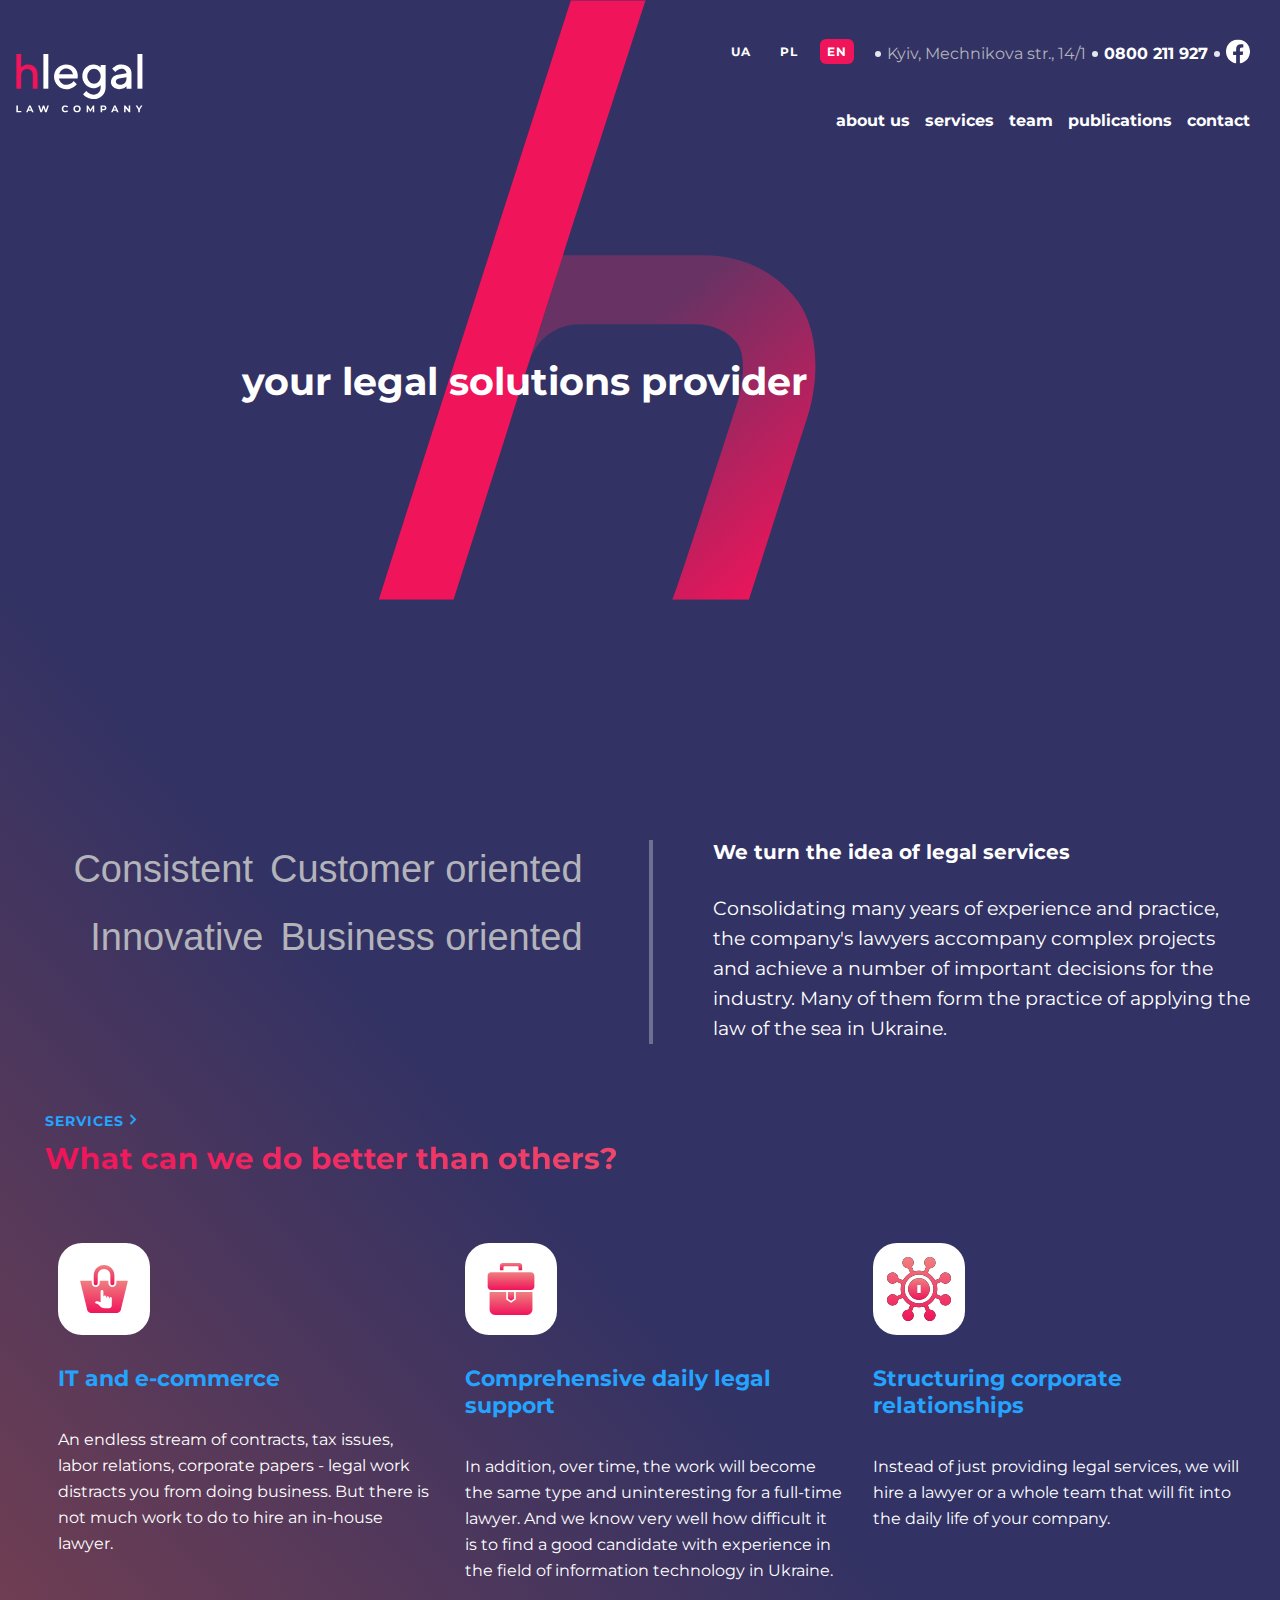
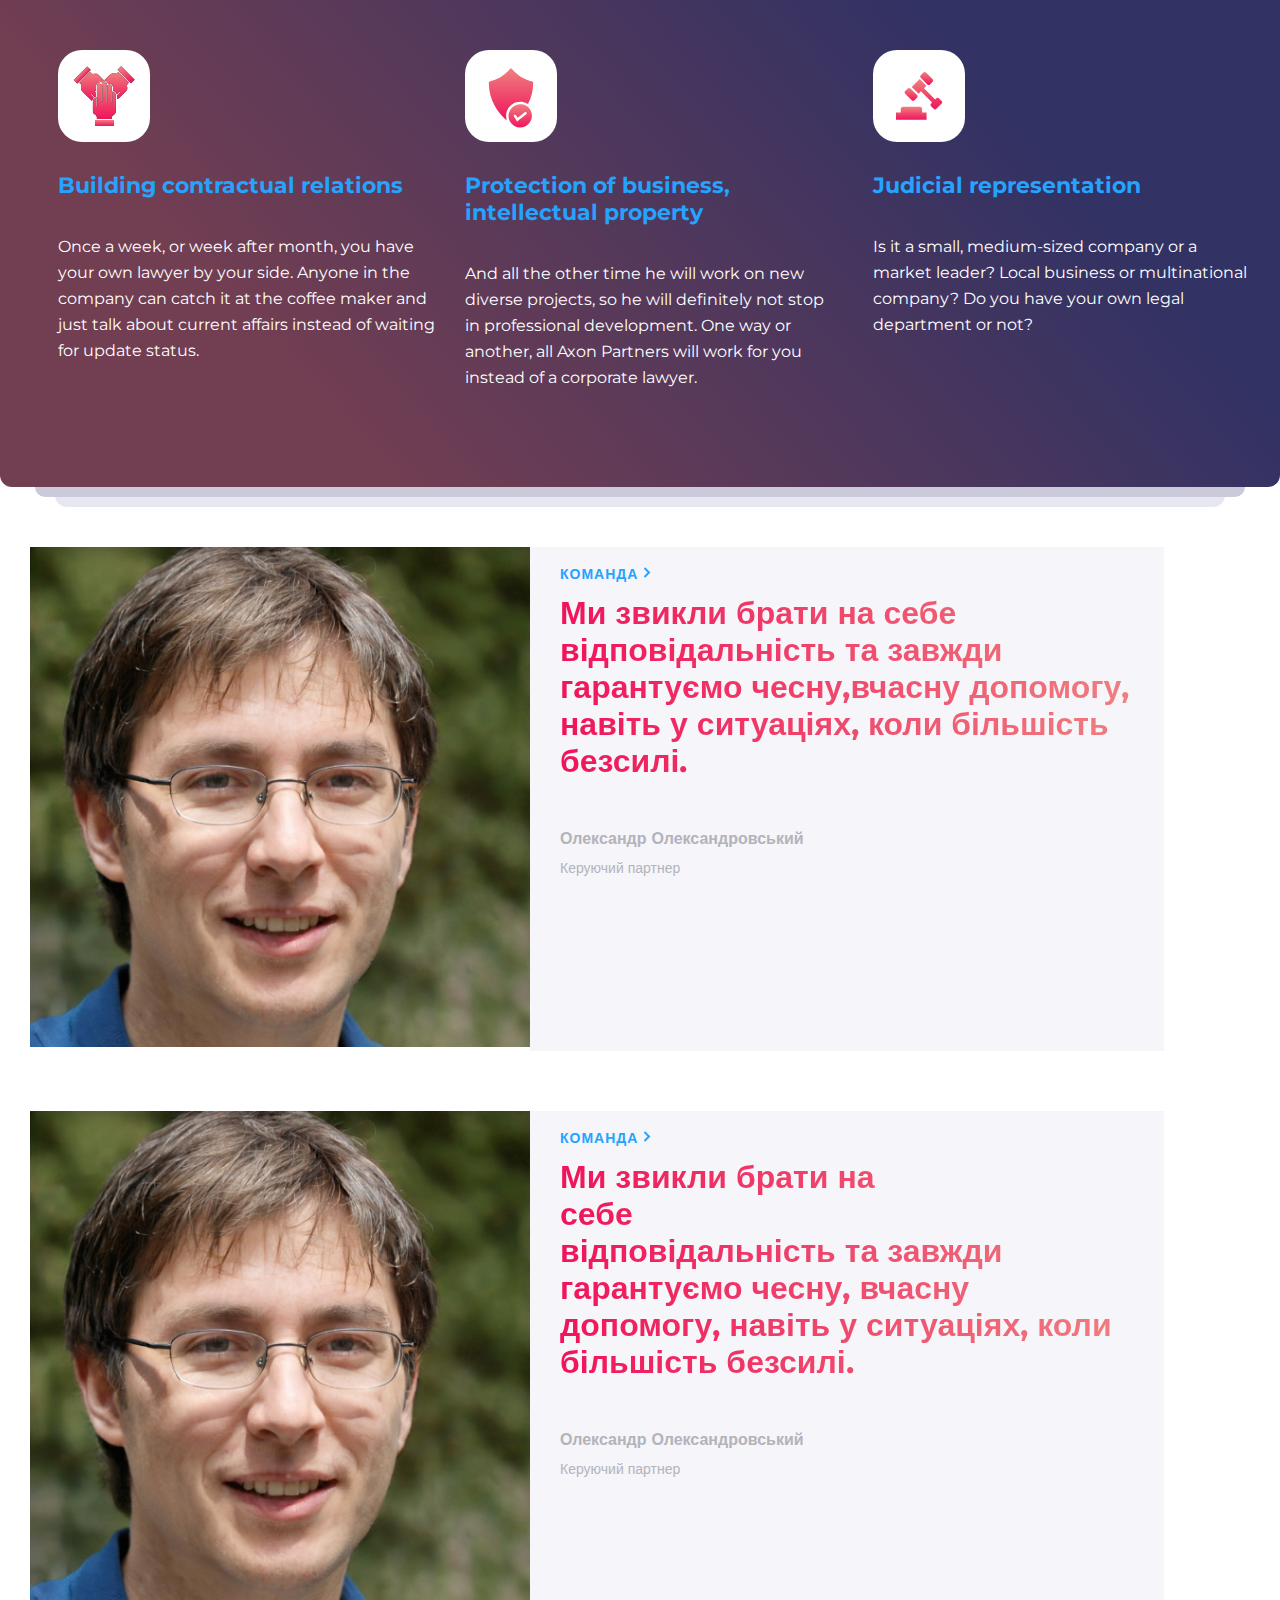
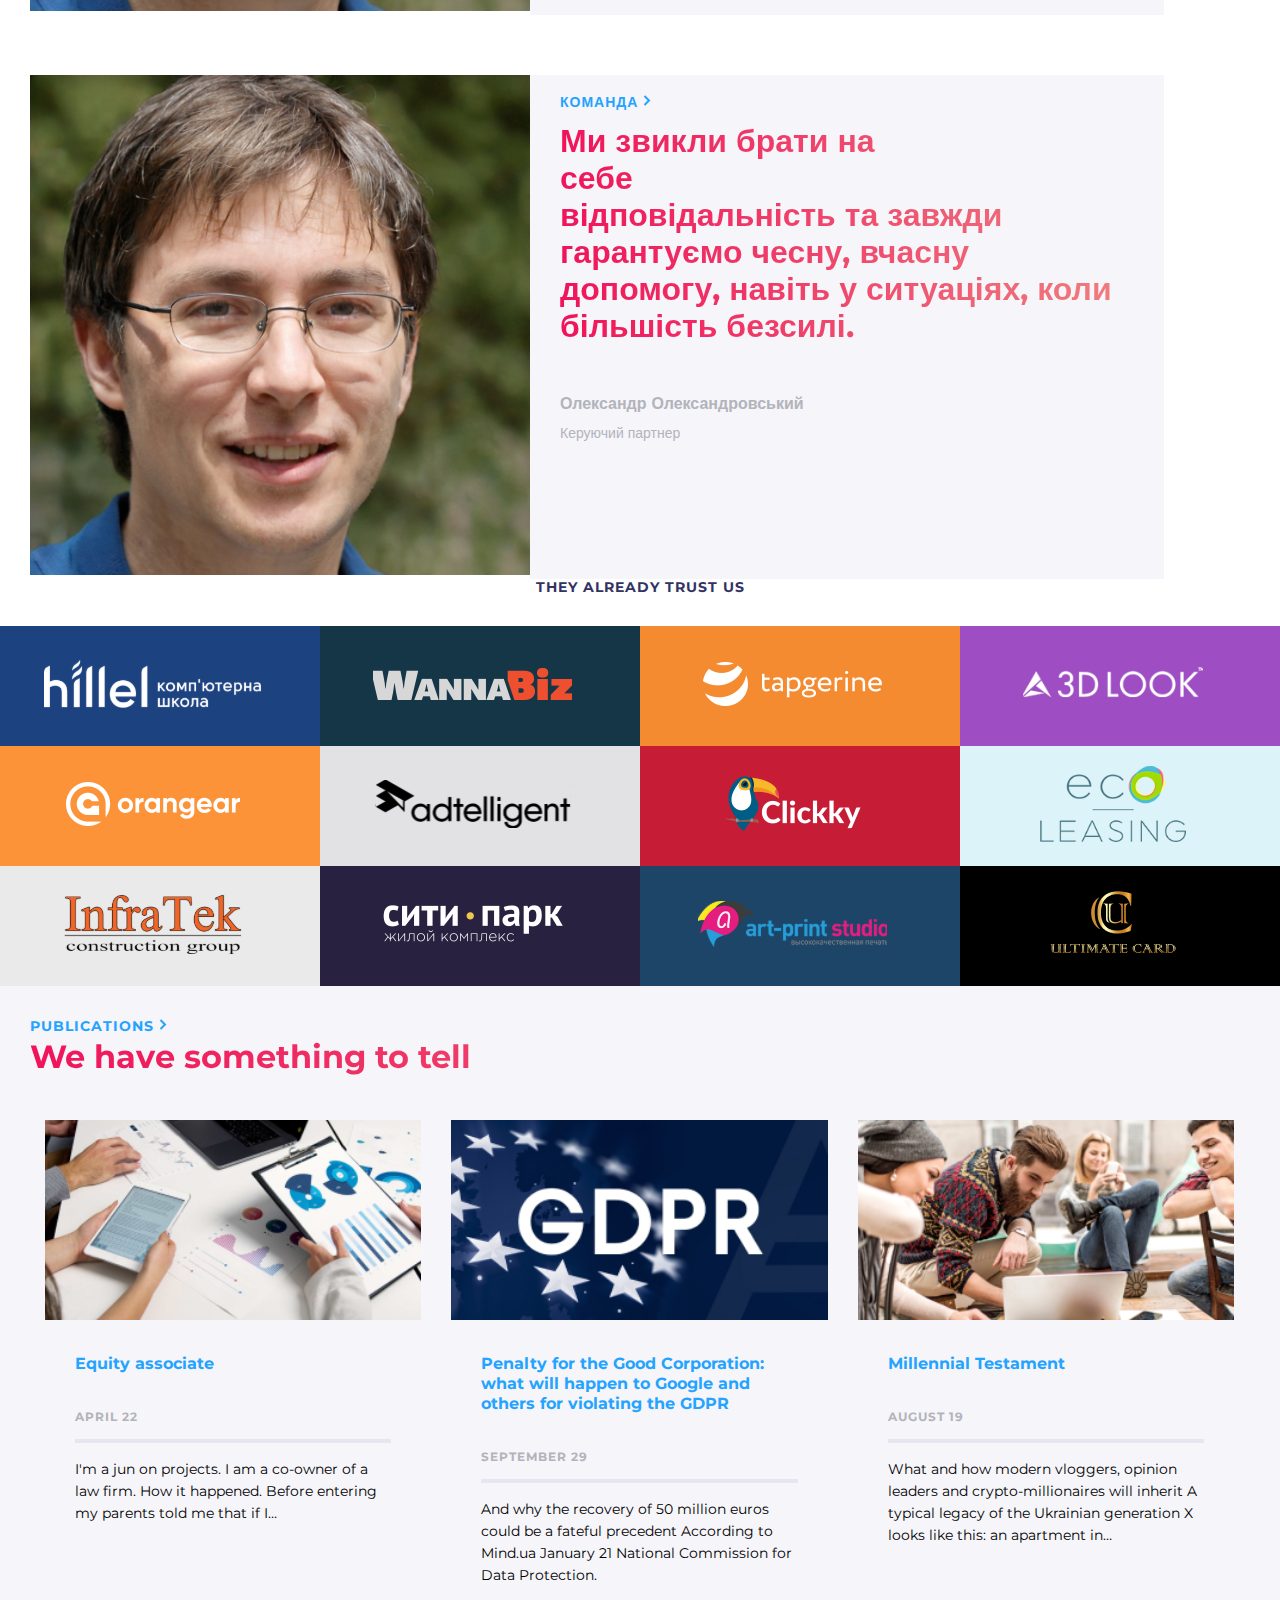
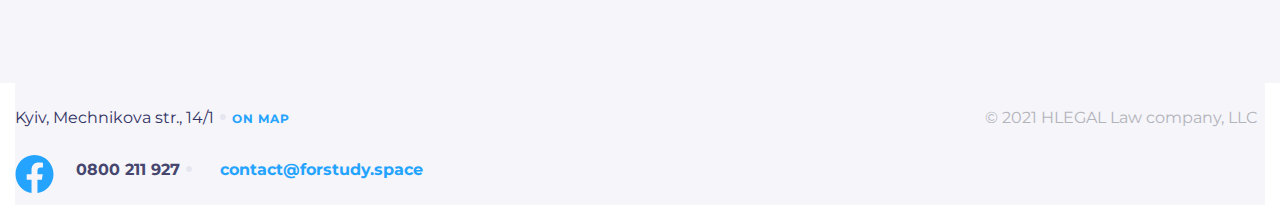
<file: app/index.html>
<!DOCTYPE html>
<html lang="en">

<head>
    <meta charset="UTF-8">
    <meta http-equiv="X-UA-Compatible" content="IE=edge">
    <meta name="viewport" content="width=device-width, initial-scale=1.0">
    <title>MainPage</title>


    <link rel="stylesheet" href="css/slick.css">
    <link rel="stylesheet" href="css/style.css">
</head>

<body class="body">
    <div class="container container--hp">
        <div class="header__overlay"></div>
        <div class="header__menu">
            <a href="#" class="header__link">about us</a>
            <a href="#" class="header__link">services</a>
            <a href="#" class="header__link">team</a>
            <a href="#" class="header__link">publications</a>
            <a href="#" class="header__link">contact</a>
        </div>
        <header class="header">
            <div class="header-wrapper">
                <div class="header__top">
                    <ul class="lang">
                        <li><a class="lang--blue" href="#">ua</a></li>
                        <li><a class="lang--blue" href="#">pl</a></li>
                        <li><a class="active" href="#">en</a></li>
                    </ul>
                    <div class="header-address">Kyiv, Mechnikova str., 14/1</div>
                    <a class="phone phone--blue" href="tel:+380800211927">0800 211 927</a>
                    <a class="header-media" href="#">
                        <svg width="24" height="25" viewBox="0 0 24 25" fill="none" xmlns="http://www.w3.org/2000/svg">
                            <g clip-path="url(#clip0_32417_1540)">
                                <path
                                    d="M24 12.5733C24 5.90541 18.6274 0.5 12 0.5C5.37258 0.5 0 5.90541 0 12.5733C0 18.5995 4.38823 23.5943 10.125 24.5V16.0633H7.07813V12.5733H10.125V9.91343C10.125 6.88755 11.9165 5.21615 14.6576 5.21615C15.9705 5.21615 17.3438 5.45195 17.3438 5.45195V8.42313H15.8306C14.3399 8.42313 13.875 9.35379 13.875 10.3086V12.5733H17.2031L16.6711 16.0633H13.875V24.5C19.6118 23.5943 24 18.5995 24 12.5733Z"
                                    fill="white" />
                            </g>
                            <defs>
                                <clipPath id="clip0_32417_1540">
                                    <rect width="24" height="24" fill="white" transform="translate(0 0.5)" />
                                </clipPath>
                            </defs>
                        </svg>
                    </a>
                </div>
                <div class="header__bottom">
                    <a href=""><img class="logo img-responsive" src="./img/logo.svg" alt="logo"></a>
                </div>
                <div class="header__navigation">
                    <button type="button" class="header-btn">
                        <svg width="32" height="33" viewBox="0 0 32 33" fill="none" xmlns="http://www.w3.org/2000/svg">
                            <path d="M7 10.5H25" stroke="white" stroke-width="2" />
                            <path d="M7 16.5H25" stroke="white" stroke-width="2" />
                            <path d="M7 22.5H25" stroke="white" stroke-width="2" />
                        </svg>


                    </button>
                    <ul class="navigation-list navigation-list--blue">
                        <li><a href="./about.html">about us</a></li>
                        <li><a href="#">services</a></li>
                        <li><a href="#">team</a></li>
                        <li><a href="#">publications</a></li>
                        <li><a href="#">contact</a></li>
                    </ul>
                </div>
                <p class="legal">your legal solutions provider</p>
            </div>
            <div class="tab">
                <div class="tab-switcher">
                    <button class="tab-button active" type="button">Consistent</button>
                    <button class="tab-button" type="button">Customer oriented</button>
                    <button class="tab-button" type="button">Innovative</button>
                    <button class="tab-button" type="button">Business oriented</button>
                </div>
                <div class="tab-content">
                    <h3 class="tab-title">We turn the idea of legal services</h3>
                    <p class="tab-desc">Consolidating many years of experience and practice, the company's lawyers
                        accompany complex
                        projects and achieve a number of important decisions for the industry. Many of them form the
                        practice of applying the law of the sea in Ukraine.</p>
                </div>
                <div class="tab-content">
                    <h3 class="tab-title">We turn the idea of legal services</h3>
                    <p class="tab-desc">Consolidating many years of experience and practice, the company's lawyers
                        accompany complex
                        projects and achieve a number of important decisions for the industry. Many of them form the
                        practice of applying the law of the sea in Ukraine.</p>
                </div>
                <div class="tab-content">
                    <h3 class="tab-title">We turn the idea of legal services</h3>
                    <p class="tab-desc">Consolidating many years of experience and practice, the company's lawyers
                        accompany complex
                        projects and achieve a number of important decisions for the industry. Many of them form the
                        practice of applying the law of the sea in Ukraine.</p>
                </div>
                <div class="tab-content active">
                    <h3 class="tab-title">We turn the idea of legal services</h3>
                    <p class="tab-desc">Consolidating many years of experience and practice, the company's lawyers
                        accompany complex
                        projects and achieve a number of important decisions for the industry. Many of them form the
                        practice of applying the law of the sea in Ukraine.</p>
                </div>
            </div>

            <section class="service">
                <div class="sertit"><a class="link" href="#">Services</a>
                    <h2 class="red-title">What can we do better than others?</h2>
                </div>
                <div class="services-wrapper">
                    <div class="service-cards">
                        <div class="service-cards__content">
                            <a href="#">
                                <h4 class="service-cards__title">IT and e-commerce</h4>
                            </a>
                            <p class="service-cards__description">An endless stream of contracts, tax issues, labor
                                relations, corporate papers - legal work distracts you from doing business. But there is
                                not much work to do to hire an in-house lawyer.</p>
                        </div>
                    </div>
                    <div class="service-cards">
                        <div class="service-cards__content service-cards__content--2">
                            <a href="#">
                                <h4 class="service-cards__title">Comprehensive daily legal support</h4>
                            </a>
                            <p class="service-cards__description">In addition, over time, the work will become the same
                                type and uninteresting for a full-time lawyer. And we know very well how difficult it is
                                to find a good candidate with experience in the field of information technology in
                                Ukraine.</p>
                        </div>
                    </div>
                    <div class="service-cards">
                        <div class="service-cards__content service-cards__content--3">
                            <a href="#">
                                <h4 class="service-cards__title">Structuring corporate relationships</h4>
                            </a>
                            <p class="service-cards__description">Instead of just providing legal services, we will hire
                                a lawyer or a whole team that will fit into the daily life of your company.</p>
                        </div>
                    </div>
                    <div class="service-cards">
                        <div class="service-cards__content service-cards__content--4">
                            <a href="#">
                                <h4 class="service-cards__title">Building contractual relations</h4>
                            </a>
                            <p class="service-cards__description">Once a week, or week after month, you have your own
                                lawyer by your side. Anyone in the company can catch it at the coffee maker and just
                                talk about current affairs instead of waiting for update status.</p>
                        </div>
                    </div>
                    <div class="service-cards">
                        <div class="service-cards__content service-cards__content--5">
                            <a href="#">
                                <h4 class="service-cards__title">Protection of business, intellectual property</h4>
                            </a>
                            <p class="service-cards__description">And all the other time he will work on new diverse
                                projects, so he will definitely not stop in professional development. One way or
                                another, all Axon Partners will work for you instead of a corporate lawyer.</p>
                        </div>
                    </div>
                    <div class="service-cards">
                        <div class="service-cards__content service-cards__content--6">
                            <a href="#">
                                <h4 class="service-cards__title">Judicial representation</h4>
                            </a>
                            <p class="service-cards__description">Is it a small, medium-sized company or a market
                                leader?
                                Local business or multinational company? Do you have your own legal department or not?
                            </p>
                        </div>
                    </div>
                </div>
            </section>
        </header>
    </div>

    <main>
        <div class="container container--white js-slider">
            <div>
                <section class="team ">
                    <!-- <h3>team</h3> -->
                    <div><img src="./img/man.png" alt="man" class="team-img img-responsive"></div>
                    <div class="team__description">
                        <a class="link" href="#">команда</a>
                        <a href="">
                            <p class="red-title">Ми звикли брати на себе відповідальність та завжди гарантуємо
                                чесну,вчасну
                                допомогу, навіть у ситуаціях, коли більшість безсилі.</p>
                        </a>
                        <p class="name">Олександр Олександровський</p>
                        <p class="position">Керуючий партнер</p>

                    </div>

            </div>
            <div>
                <section class="team ">
                    <!-- <h3>team</h3> -->
                    <div><img src="./img/man.png" alt="man" class="team-img img-responsive"></div>

                    <div class="team__description">
                        <a class="link" href="#">команда</a>
                        <a href="">
                            <p class="red-title">Ми звикли брати на <br> себе <br> відповідальність та завжди гарантуємо
                                чесну,
                                вчасну
                                допомогу, навіть у ситуаціях, коли більшість безсилі.</p>
                        </a>
                        <p class="name">Олександр Олександровський</p>
                        <p class="position">Керуючий партнер</p>

                    </div>

            </div>
            <div>
                <section class="team ">
                    <!-- <h3>team</h3> -->
                    <div><img src="./img/man.png" alt="man" class="team-img img-responsive"></div>

                    <div class="team__description">
                        <a class="link" href="#">команда</a>
                        <a href="">
                            <p class="red-title">Ми звикли брати на <br> себе <br> відповідальність та завжди гарантуємо
                                чесну,
                                вчасну
                                допомогу, навіть у ситуаціях, коли більшість безсилі.</p>
                        </a>
                        <p class="name">Олександр Олександровський</p>
                        <p class="position">Керуючий партнер</p>

                    </div>

            </div>

            </section>

        </div>
        <div class="container container--brands">

            <section class="trust">
                <h3 class="trust-title">They already trust us</h3>
                <div class="brand-wrapper">
                    <div class="brand hilel">
                        <div class="align">
                            <a class="brand__img" href="#"> <img src="./img/hillel.svg" alt="hillel"></a>
                        </div>
                    </div>
                    <div class="brand wanna">
                        <div class="align">
                            <a href="#"> <img src="./img/wanna.svg" alt="wanna">
                            </a>
                        </div>
                    </div>
                    <div class="brand tap">
                        <div class="align">
                            <a href="#"> <img src="./img/tap.svg" alt="tap">
                            </a>
                        </div>
                    </div>
                    <div class="brand dlook">
                        <div class="align">
                            <a href="#"> <img src="./img/3d.svg" alt="dlook">
                            </a>
                        </div>
                    </div>
                    <div class="brand orange">
                        <div class="align">
                            <a href="#"> <img src="./img/orange.svg" alt="orange">
                            </a>
                        </div>
                    </div>
                    <div class="brand ad">
                        <div class="align">
                            <a href="#"> <img src="./img/ad.svg" alt="ad">
                            </a>
                        </div>
                    </div>
                    <div class="brand clicky hid">

                        <a href="#"> <img src="./img/clicky.svg" alt="clicky">
                        </a>
                    </div>
                    <div class="brand eco hid">
                        <a href="#"> <img src="./img/eco.svg" alt="eco">
                        </a>
                    </div>
                    <div class="brand infra hid">
                        <a href="#"> <img src="./img/infra.svg" alt="infra">
                        </a>
                    </div>
                    <div class="brand citypark hid">
                        <a href="#"> <img src="./img/city.svg" alt="citypark">
                        </a>
                    </div>
                    <div class="brand art hid">
                        <a href="#"> <img src="./img/art.svg" alt="art">
                        </a>
                    </div>
                    <div class="brand ulimate hid">
                        <div class="align">
                            <a href="#"> <img src="./img/ultimate.png" alt="ulimate">
                            </a>
                        </div>
                    </div>
                </div>
            </section>
        </div>

        <section class="publications">
            <div class="container">
                <a href="#" class="link">Publications</a>
                <div class="red-title">We have something to tell</div>
                <div class="publications-wrapper">
                    <div class="publications-cards">
                        <div><img class="publications__image" src="./img/pub1.png" alt="publication"></div>
                        <div class="publications__description">
                            <a href="">
                                <h4 class="publications__title">Equity associate</h4>
                            </a>
                            <p class="publications__date">April 22</p>
                            <p class="publications__text">I'm a jun on projects. I am a co-owner of a law firm. How
                                it
                                happened. Before entering my
                                parents told me that if I…</p>
                        </div>
                    </div>
                    <div class="publications-cards">

                        <div><img class="publications__image" src="./img/pub2.png" alt="publication"></div>
                        <div class="publications__description">
                            <a href="">
                                <h4 class="publications__title">Penalty for the Good Corporation: what will happen to
                                    Google and
                                    others for violating the GDPR</h4>
                            </a>
                            <p class="publications__date">September 29</p>
                            <p class="publications__text">And why the recovery of 50 million euros could be a
                                fateful
                                precedent According to Mind.ua January 21 National Commission for Data Protection.
                            </p>
                        </div>
                    </div>
                    <div class="publications-cards publications-cards--3 ">

                        <div><img class="publications__image    " src="./img/pub3.png" alt="publication"></div>
                        <div class="publications__description">
                            <a href="">
                                <h4 class="publications__title">Millennial Testament</h4>
                            </a>
                            <p class="publications__date">August 19</p>
                            <p class="publications__text">What and how modern vloggers, opinion leaders and
                                crypto-millionaires will inherit A typical legacy of the Ukrainian generation X
                                looks like
                                this: an apartment in…</p>
                        </div>
                    </div>

                </div>
            </div>
        </section>

    </main>
    <div class="container">
        <footer class="footer  footer--hp">

            <div class="first">
                <p class="footer__address">Kyiv, Mechnikova str., 14/1</p>
                <p class="footer__map">On map</p>
            </div>
            <div class="second">
                <a class="footer__media" href="#"><svg width="39" height="39" viewBox="0 0 39 39" fill="none"
                        xmlns="http://www.w3.org/2000/svg">
                        <path
                            d="M38.5 19.1786C38.5 8.62107 29.9934 0.0625 19.5 0.0625C9.00658 0.0625 0.5 8.62107 0.5 19.1786C0.5 28.72 7.44803 36.6284 16.5312 38.0625V24.7044H11.707V19.1786H16.5312V14.9671C16.5312 10.1761 19.3678 7.52973 23.7078 7.52973C25.7866 7.52973 27.9609 7.90309 27.9609 7.90309V12.6075H25.5651C23.2048 12.6075 22.4688 14.081 22.4688 15.5927V19.1786H27.7383L26.8959 24.7044H22.4688V38.0625C31.552 36.6284 38.5 28.72 38.5 19.1786Z"
                            fill="#24A3FF" />
                    </svg>
                </a>
                <div> <a class="footer__phone" href="tel:+380800211927">0800 211 927</a></div>
                <a class="footer__mail" href="mailto:contact@forstudy.space">contact@forstudy.space</a>
            </div>
            <p class="footer__bottom">© 2021 HLEGAL Law company, LLC</p>

        </footer>
    </div>
    <script src="https://code.jquery.com/jquery-3.6.3.min.js"
        integrity="sha256-pvPw+upLPUjgMXY0G+8O0xUf+/Im1MZjXxxgOcBQBXU=" crossorigin="anonymous"></script>
    <script src="./js/slick.min.js"></script>
    <script src="./js/script.js"></script>
    <script src="./js/burger.js"></script>
</body>

</html>
</file>
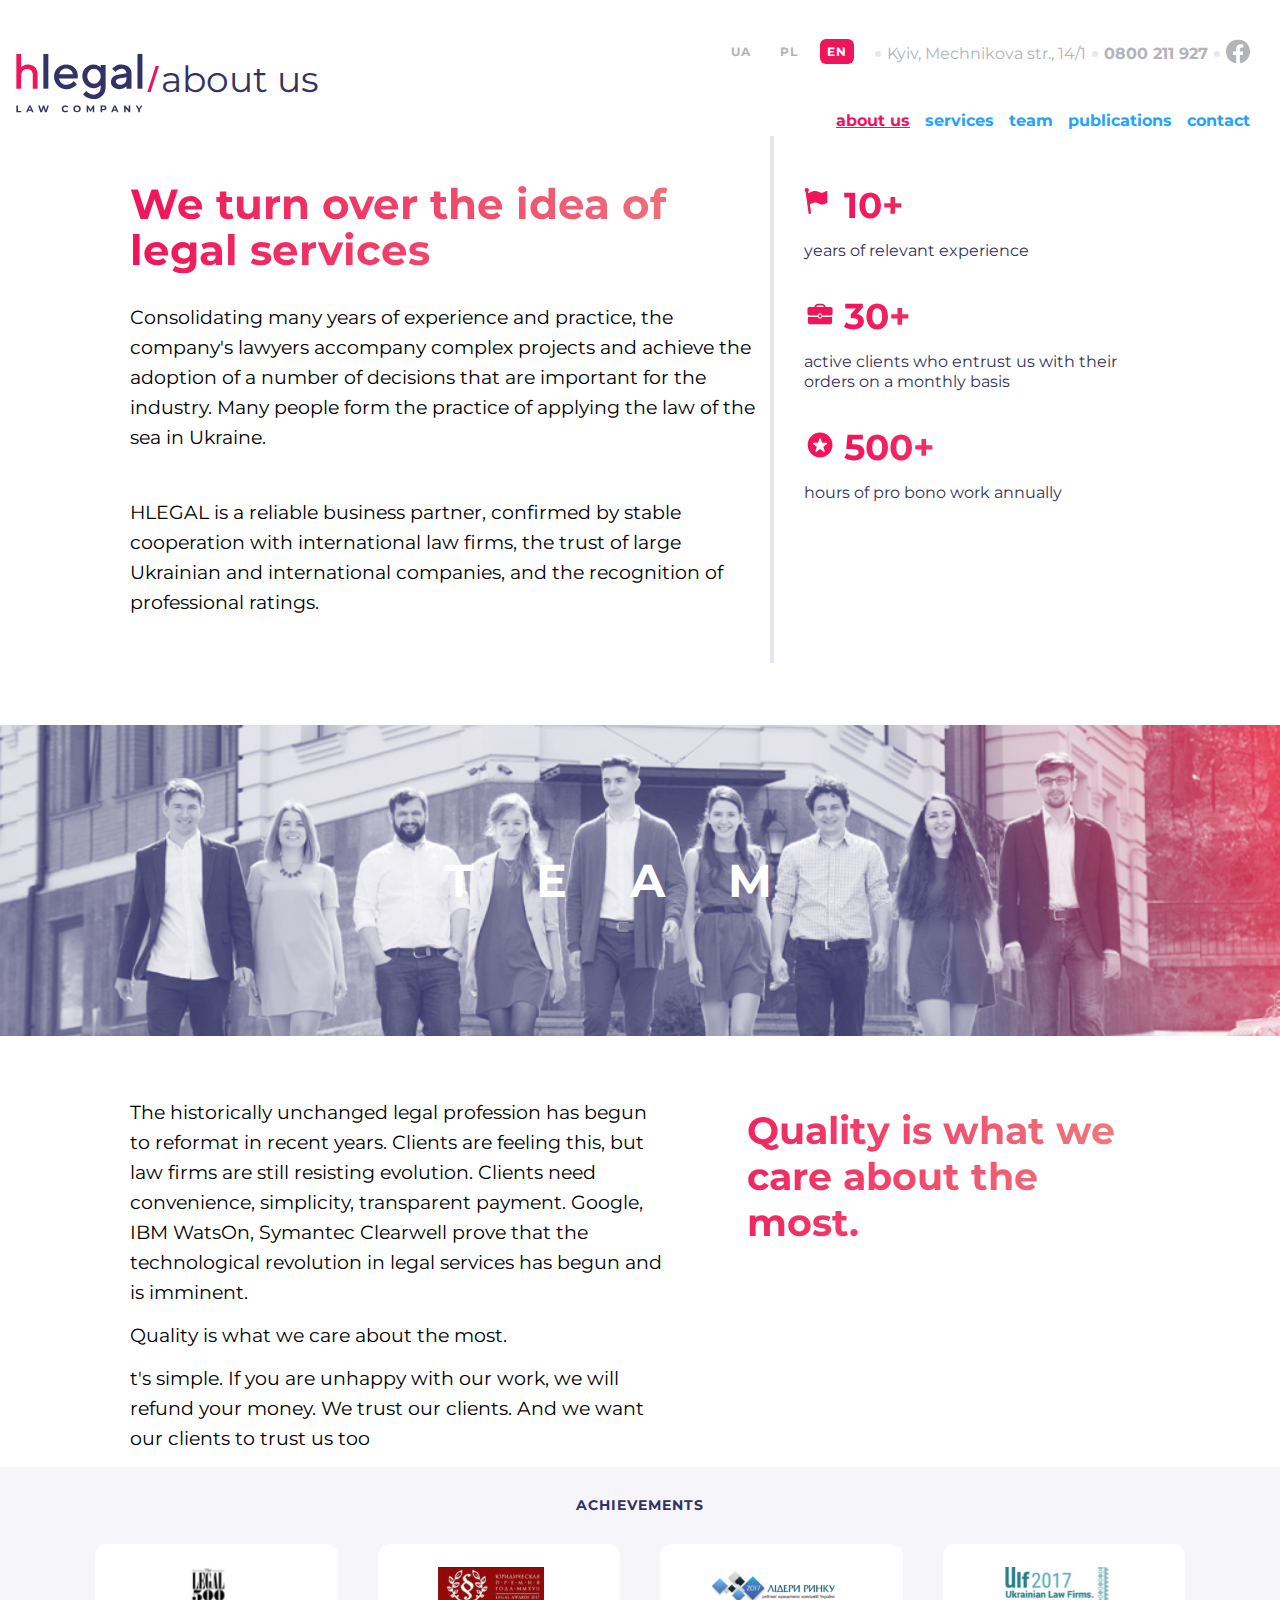
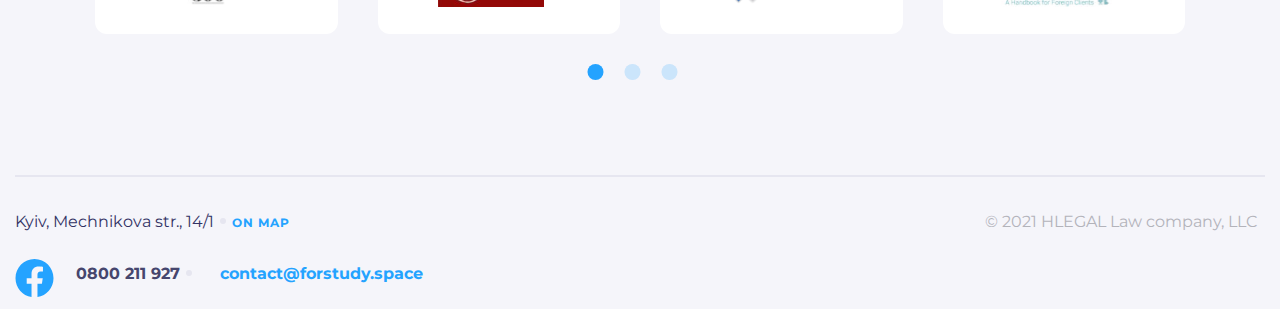
<file: app/about.html>
<!DOCTYPE html>
<html lang="en">

<head>
    <meta charset="UTF-8">
    <meta http-equiv="X-UA-Compatible" content="IE=edge">
    <meta name="viewport" content="width=device-width, initial-scale=1.0">
    <title>About</title>
    <link rel="stylesheet" href="css/style.css">
</head>

<body class="body">
    <div class="container">
        <div class="header__overlay"></div>
        <div class="header__menu">
            <a href="#" class="header__link">about us</a>
            <a href="#" class="header__link">services</a>
            <a href="#" class="header__link">team</a>
            <a href="#" class="header__link">publications</a>
            <a href="#" class="header__link">contact</a>
        </div>
        <header class="header">

            <div class="header-wrapper header-wrapper--white ">
                <div class="header__top header__top--white">
                    <ul class="lang">
                        <li class=" lang--white"><a href="#">ua</a></li>
                        <li><a class=" lang--white" href="#">pl</a></li>
                        <li><a class="active lang--white" href="#">en</a></li>
                    </ul>
                    <div class="header-address">Kyiv, Mechnikova str., 14/1</div>
                    <a class="phone" href="tel:+380800211927">0800 211 927</a>
                    <a class="header-media" href="#">
                        <svg width="24" height="25" viewBox="0 0 24 25" fill="none" xmlns="http://www.w3.org/2000/svg">
                            <g clip-path="url(#clip0_32527_1955)">
                                <path
                                    d="M24 12.5733C24 5.90541 18.6274 0.5 12 0.5C5.37258 0.5 0 5.90541 0 12.5733C0 18.5995 4.38823 23.5943 10.125 24.5V16.0633H7.07813V12.5733H10.125V9.91343C10.125 6.88755 11.9165 5.21615 14.6576 5.21615C15.9705 5.21615 17.3438 5.45195 17.3438 5.45195V8.42313H15.8306C14.3399 8.42313 13.875 9.35379 13.875 10.3086V12.5733H17.2031L16.6711 16.0633H13.875V24.5C19.6118 23.5943 24 18.5995 24 12.5733Z"
                                    fill="#B3B3BA" />
                            </g>
                            <defs>
                                <clipPath id="clip0_32527_1955">
                                    <rect width="24" height="24" fill="white" transform="translate(0 0.5)" />
                                </clipPath>
                            </defs>
                        </svg>

                    </a>
                </div>
                <div class="header__bottom">
                    <a href=""> <img class="logo" src="./img/logowhite.svg" alt="logo"></a>
                    <div class="breadcrumbs">about us</div>
                </div>
                <div class="header__navigation">
                    <button type="button" class="header-btn">
                        <svg width="32" height="33" viewBox="0 0 32 33" fill="none" xmlns="http://www.w3.org/2000/svg">
                            <path d="M7 10.5H25" stroke="#323264" stroke-width="2" />
                            <path d="M7 16.5H25" stroke="#323264" stroke-width="2" />
                            <path d="M7 22.5H25" stroke="#323264" stroke-width="2" />
                        </svg>

                    </button>
                    <ul class="navigation-list">
                        <li><a class="active" href="#">about us</a></li>
                        <li><a href="#">services</a></li>
                        <li><a href="#">team</a></li>
                        <li><a href="#">publications</a></li>
                        <li><a href="#">contact</a></li>
                    </ul>
                </div>
            </div>
        </header>
    </div>

    <main>
        <section class="ideas">
            <!-- <h2>Ideas</h2> -->
            <div class="container">
                <div class="ideas-wrapper">
                    <div class="ideas__text">
                        <p class="red-title">We turn over the idea of legal services</p>
                        <p class="about-text">Consolidating many years of experience and practice, the company's lawyers
                            accompany complex projects and achieve the adoption of a number of decisions that are
                            important
                            for the industry. Many people form the practice of applying the law of the sea in Ukraine.
                        </p>
                        <p class="about-text">HLEGAL is a reliable business partner, confirmed by stable cooperation
                            with
                            international law
                            firms, the trust of large Ukrainian and international companies, and the recognition of
                            professional ratings.</p>
                    </div>
                    <div class="ideas-cards">
                        <div class="idea-card">
                            <p class="red-title">10+</p>
                            <p class="idea-card__text">years of relevant experience</p>
                        </div>
                        <div class="idea-card idea-card--2">
                            <p class="red-title">30+</p>
                            <p class="idea-card__text">active clients who entrust us with their orders on a monthly
                                basis</p>
                        </div>
                        <div class="idea-card idea-card--3">
                            <p class="red-title">500+</p>
                            <p class="idea-card__text">hours of pro bono work annually</p>
                        </div>
                    </div>
                </div>
            </div>
        </section>
        <div class="container container--nopad people-pic">
            <p class="team-big">team</p>
        </div>
        <section class="ideas">
            <div class="container">
                <div class="ideas-wrapper">
                    <div class="ideas__text">
                        <p class="about-text about-text--down ">The historically unchanged legal profession has begun to
                            reformat in
                            recent years. Clients are feeling this, but law firms are still resisting evolution. Clients
                            need convenience, simplicity, transparent payment. Google, IBM WatsOn, Symantec Clearwell
                            prove that the technological revolution in legal services has begun and is imminent.
                        </p>
                        <p class="about-text about-text--down">Quality is what we care about the most.</p>
                        <p class="about-text about-text--down">t's simple. If you are unhappy with our work, we will
                            refund your money.
                            We trust our clients. And we want our clients to trust us too</p>
                    </div>
                    <div class="ideas__quality">
                        <p class="red-title">Quality is what we care about the most.</p>
                    </div>
                </div>
            </div>

        </section>
        <div class="container container--gray">
            <section class="achievements">
                <h4 class="achievements__title">achievements</h4>
                <div class="ach-wrapper">
                    <div class="achievements-card">
                        <div class="inside-wrapper">
                            <a class="achievements__brand" href="#">
                                <img src="./img/achieve1.svg" alt="logo">
                            </a>
                        </div>
                    </div>
                    <div class="achievements-card hid">
                        <a class="achievements__brand" href="#">
                            <img src="./img/achieve2.svg" alt="logo">
                        </a>
                    </div>
                    <div class="achievements-card hid">
                        <a class="achievements__brand" href="#">
                            <img src="./img/achieve3.svg" alt="logo">
                        </a>
                    </div>
                    <div class="achievements-card hid">
                        <a class="achievements__brand" href="#">
                            <img src="./img/achieve4.svg" alt="logo">
                        </a>
                    </div>
                </div>
                <div class="tab-circles ">
                    <a class="tab-circle active" href="#">
                        <svg width="17" height="16" viewBox="0 0 17 16" fill="none" xmlns="http://www.w3.org/2000/svg">
                            <circle opacity="0.2" cx="8.5" cy="8" r="8" fill="#24A3FF" />
                        </svg>
                    </a>
                    <a class="tab-circle" href="#"><svg width="17" height="16" viewBox="0 0 17 16" fill="none"
                            xmlns="http://www.w3.org/2000/svg">
                            <circle opacity="0.2" cx="8.5" cy="8" r="8" fill="#24A3FF" />
                        </svg>
                    </a>
                    <a class="tab-circle" href="#"><svg width="17" height="16" viewBox="0 0 17 16" fill="none"
                            xmlns="http://www.w3.org/2000/svg">
                            <circle opacity="0.2" cx="8.5" cy="8" r="8" fill="#24A3FF" />
                        </svg>
                    </a>
                    <a class="tab-circle tab-hid" href="#">
                        <svg width="17" height="16" viewBox="0 0 17 16" fill="none" xmlns="http://www.w3.org/2000/svg">
                            <circle opacity="0.2" cx="8.5" cy="8" r="8" fill="#24A3FF" />
                        </svg>
                    </a>
                    <a class="tab-circle tab-hid" href="#"><svg width="17" height="16" viewBox="0 0 17 16" fill="none"
                            xmlns="http://www.w3.org/2000/svg">
                            <circle opacity="0.2" cx="8.5" cy="8" r="8" fill="#24A3FF" />
                        </svg>
                    </a>
                    <a class="tab-circle tab-hid" href="#"><svg width="17" height="16" viewBox="0 0 17 16" fill="none"
                            xmlns="http://www.w3.org/2000/svg">
                            <circle opacity="0.2" cx="8.5" cy="8" r="8" fill="#24A3FF" />
                        </svg>
                    </a>
                </div>
            </section>
        </div>
    </main>
    <div class="container container--gray">
        <footer class="footer ">
            <div class="first">
                <p class="footer__address">Kyiv, Mechnikova str., 14/1</p>
                <p class="footer__map">On map</p>
            </div>
            <div class="second">
                <a class="footer__media" href="#"><svg width="39" height="39" viewBox="0 0 39 39" fill="none"
                        xmlns="http://www.w3.org/2000/svg">
                        <path
                            d="M38.5 19.1786C38.5 8.62107 29.9934 0.0625 19.5 0.0625C9.00658 0.0625 0.5 8.62107 0.5 19.1786C0.5 28.72 7.44803 36.6284 16.5312 38.0625V24.7044H11.707V19.1786H16.5312V14.9671C16.5312 10.1761 19.3678 7.52973 23.7078 7.52973C25.7866 7.52973 27.9609 7.90309 27.9609 7.90309V12.6075H25.5651C23.2048 12.6075 22.4688 14.081 22.4688 15.5927V19.1786H27.7383L26.8959 24.7044H22.4688V38.0625C31.552 36.6284 38.5 28.72 38.5 19.1786Z"
                            fill="#24A3FF" />
                    </svg>
                </a>
                <div> <a class="footer__phone" href="tel:+380800211927">0800 211 927</a></div>
                <a class="footer__mail" href="mailto:contact@forstudy.space">contact@forstudy.space</a>
            </div>
            <p class="footer__bottom">© 2021 HLEGAL Law company, LLC</p>
        </footer>
    </div>
    <script src="./js/burger.js"></script>


    
</body>

</html>
</file>
<file: app/css/style.css>
@font-face {
  font-family: "Montserrat";
  src: url("../fonts/montserrat-v25-latin-regular.woff2") format("woff2"), url("../fonts/montserrat-v25-latin-regular.woff") format("woff");
  font-style: normal;
  font-weight: 400;
}

/* montserrat-500 - latin */
@font-face {
  font-family: "Montserrat";
  src: url("../fonts/montserrat-v25-latin-700.woff2") format("woff2"), url("../fonts/montserrat-v25-latin-700.woff") format("woff");
  font-style: normal;
  font-weight: 700;
}

* {
  margin: 0;
  -webkit-box-sizing: border-box;
          box-sizing: border-box;
}

.body {
  font-family: "Montserrat", "Arial", sans-serif;
  font-style: normal;
  font-weight: 700;
  min-width: 375px;
}

.container {
  max-width: 1350px;
  min-width: 35px;
  margin: 0 auto;
  padding: 0 15px;
  max-width: 1440px;
}

.container--brands, .container--nopad {
  padding: 0;
}

.container--gray {
  background-color: #F5F5FA;
}

.img-responsive {
  width: 100%;
  height: auto;
}

ul {
  padding-left: 0;
}

.visually-hidden {
  position: absolute;
  width: 1px;
  height: 1px;
  margin: -1px;
  border: 0;
  padding: 0;
  clip: rect(0 0 0 0);
  overflow: hidden;
}

.header-address,
.navigation-list,
.header-media {
  display: none;
}

.header-wrapper {
  display: grid;
  grid-template-columns: 1fr -webkit-min-content;
  grid-template-columns: 1fr min-content;
  grid-template-rows: -webkit-min-content -webkit-min-content;
  grid-template-rows: min-content min-content;
  padding-bottom: 525px;
  background-image: url(../img/letter.svg), url(../img/scroll.svg);
  background-repeat: no-repeat, no-repeat;
  background-position: center top, center 500px;
  background-size: 523px 600px, 42px 100px;
  position: relative;
}

.legal {
  font-size: 38px;
  line-height: 46px;
  text-align: center;
  color: #ffffff;
  position: absolute;
  top: 239px;
}

.header__top {
  display: -webkit-box;
  display: -ms-flexbox;
  display: flex;
  -webkit-box-pack: justify;
      -ms-flex-pack: justify;
          justify-content: space-between;
  grid-column: 1/-1;
  padding: 12.5px;
  text-align: center;
  background: rgba(245, 245, 250, 0.2);
  margin-left: -15px;
  margin-right: -15px;
  padding-left: 15px;
  padding-right: 15px;
}

.lang {
  display: -webkit-box;
  display: -ms-flexbox;
  display: flex;
  padding: 0;
}

.lang li {
  list-style: none;
}

.lang a {
  text-decoration: none;
  color: #b3b3ba;
  font-size: 12px;
  line-height: 15px;
  letter-spacing: 1px;
  padding: 5px 7px;
  border-radius: 6px;
  text-transform: uppercase;
  display: block;
}

.lang a:hover {
  background-color: #f5f5fa;
}

.lang a.lang--blue {
  color: #ffffff;
}

.lang a.lang--blue:hover {
  background-color: #181840;
}

.lang a.active {
  color: #ffffff;
  background-color: #f0145a;
}

.header__top--white {
  background-color: #f5f5fa;
}

.phone {
  text-decoration: none;
  font-size: 16px;
  line-height: 20px;
  text-align: right;
  color: #b3b3ba;
  margin-right: 0;
}

.phone--blue {
  color: #ffffff;
}

.header__bottom {
  display: -webkit-box;
  display: -ms-flexbox;
  display: flex;
  -webkit-box-align: center;
      -ms-flex-align: center;
          align-items: center;
  padding-top: 15px;
}

.header__bottom a {
  margin: 0;
}

.header-btn {
  background-color: transparent;
  border: none;
}

.header__burger-line {
  display: block;
  width: 100%;
  height: 3px;
  background-color: black;
  position: absolute;
  -webkit-transition: -webkit-transform 0.3s ease-in-out;
  transition: -webkit-transform 0.3s ease-in-out;
  transition: transform 0.3s ease-in-out;
  transition: transform 0.3s ease-in-out, -webkit-transform 0.3s ease-in-out;
}

.breadcrumbs {
  display: -webkit-inline-box;
  display: -ms-inline-flexbox;
  display: inline-flex;
  font-weight: 400;
  font-size: 20px;
  line-height: 24px;
  color: #323264;
}

.breadcrumbs::before {
  content: url(../img/slash.svg);
  margin: 0 2px 15px;
}

.tab {
  padding: 0 15px 30px;
}

.tab-switcher {
  display: -webkit-box;
  display: -ms-flexbox;
  display: flex;
  overflow: auto;
  -ms-overflow-style: none;
  scrollbar-width: none;
  padding-top: 10px;
}

.tab-switcher::-webkit-scrollbar {
  display: none;
}

.tab-button {
  font-size: 38px;
  line-height: 37px;
  color: #b3b3ba;
  background-color: transparent;
  border: none;
}

.tab-switcher button {
  white-space: nowrap;
}

.tab-content {
  display: none;
}

.tab-content.active {
  display: block;
}

.tab-title {
  font-size: 20px;
  line-height: 24px;
  color: #ffffff;
  padding: 30px 0;
  display: -webkit-inline-box;
  display: -ms-inline-flexbox;
  display: inline-flex;
  -ms-flex-wrap: wrap;
      flex-wrap: wrap;
  width: 100%;
}

.tab-title::before {
  content: "";
  border-top: 4px rgba(255, 255, 255, 0.3) solid;
  width: 100%;
  margin-bottom: 22px;
}

.tab-desc {
  font-weight: 400;
  font-size: 19px;
  line-height: 30px;
  color: #ffffff;
}

.header__overlay {
  position: fixed;
  top: 0;
  left: 0;
  bottom: 0;
  right: 0;
  width: 100%;
  height: 100%;
  background-color: rgba(0, 0, 0, 0.5);
  opacity: 0;
  visibility: hidden;
  cursor: pointer;
  -webkit-transition: opacity .3s ease-in-out, visibility .3s ease-in-out;
  transition: opacity .3s ease-in-out, visibility .3s ease-in-out;
}

.header__menu {
  position: fixed;
  top: 0;
  left: 0;
  display: -webkit-box;
  display: -ms-flexbox;
  display: flex;
  -webkit-box-align: center;
      -ms-flex-align: center;
          align-items: center;
  -webkit-box-pack: center;
      -ms-flex-pack: center;
          justify-content: center;
  -webkit-box-orient: vertical;
  -webkit-box-direction: normal;
      -ms-flex-direction: column;
          flex-direction: column;
  background-color: #3f3f3f;
  height: 100vh;
  width: 70%;
  -webkit-transform: translateX(-100%);
          transform: translateX(-100%);
  -webkit-transition: -webkit-transform .3s ease-in-out;
  transition: -webkit-transform .3s ease-in-out;
  transition: transform .3s ease-in-out;
  transition: transform .3s ease-in-out, -webkit-transform .3s ease-in-out;
  z-index: 1;
}

.header__menu.show {
  -webkit-transform: translateX(0);
          transform: translateX(0);
}

.header__link {
  padding: 20px 0;
  font-size: 30px;
  font-weight: bold;
  color: white;
}

a.header__link {
  text-decoration: none;
}

@media (min-width: 763px) {
  .header-wrapper {
    grid-template-columns: 1fr;
    grid-template-rows: repeat 3, -webkit-min-content;
    grid-template-rows: repeat 3, min-content;
    padding-bottom: 870px;
    padding-top: 50px;
    background-position: center top, center 933px;
  }
  .header-address,
  .header-media {
    display: block;
  }
  .legal {
    top: 506px;
    left: 48px;
  }
  .navigation-list {
    display: -webkit-box;
    display: -ms-flexbox;
    display: flex;
  }
  .navigation-list a.active {
    color: #f0145a;
    text-decoration: underline;
  }
  .header-btn {
    display: none;
  }
  .header__top {
    -webkit-box-pack: start;
        -ms-flex-pack: start;
            justify-content: flex-start;
    background-color: transparent;
  }
  .header-address {
    font-weight: 400;
    font-size: 16px;
    line-height: 20px;
    text-align: right;
    color: #b3b3ba;
    display: -webkit-inline-box;
    display: -ms-inline-flexbox;
    display: inline-flex;
    -webkit-box-align: center;
        -ms-flex-align: center;
            align-items: center;
  }
  .header-address::before, .header-address::after {
    content: "";
    width: 6px;
    height: 6px;
    border-radius: 50%;
    background-color: #e6e6f0;
    margin: 0 6px;
  }
  .phone {
    display: -webkit-inline-box;
    display: -ms-inline-flexbox;
    display: inline-flex;
    -webkit-box-align: center;
        -ms-flex-align: center;
            align-items: center;
  }
  .phone::after {
    content: "";
    width: 6px;
    height: 6px;
    border-radius: 50%;
    background-color: #e6e6f0;
    margin: 0 6px;
  }
  .navigation-list {
    list-style: none;
    padding-left: 0;
    margin-top: 30px;
  }
  a {
    text-decoration: none;
    font-size: 16px;
    line-height: 20px;
    color: #24a3ff;
    margin-right: 15px;
  }
  a:hover {
    text-decoration: underline;
  }
  .logo {
    width: 130px;
    height: 60px;
  }
  .navigation-list--blue a {
    color: #ffffff;
  }
  .navigation-list--blue a:hover {
    text-decoration: underline;
  }
}

.tab-title::before {
  margin-bottom: 76px;
  margin-top: 31px;
}

.breadcrumbs {
  font-size: 36px;
  line-height: 44px;
}

@media (min-width: 992px) {
  .header-wrapper {
    grid-template-columns: 1fr auto;
    grid-template-rows: -webkit-min-content -webkit-min-content;
    grid-template-rows: min-content min-content;
    padding-bottom: 709px;
    padding-top: 26px;
  }
  .legal {
    top: 359px;
    left: 227px;
  }
  .header__bottom {
    grid-row: 1/-1;
    grid-column: 1/2;
  }
  .header__top {
    grid-column: 2/3;
    grid-row: 1/2;
  }
  .header__navigation {
    justify-self: end;
  }
  .tab {
    display: grid;
    grid-template-columns: 1.27fr 1fr;
  }
  .tab-switcher {
    display: block;
    border-right: 4px rgba(255, 255, 255, 0.3) solid;
    padding-right: 60px;
    margin-right: 60px;
    text-align: right;
  }
  .tab-button {
    padding-bottom: 30px;
  }
  .tab-title {
    padding-top: 0;
  }
  .tab-title::before {
    content: none;
  }
}

.container--hp {
  background: linear-gradient(228.57deg, #323264 11.93%, #323264 57.17%, #723e52 87.46%);
  border-radius: 0px 0px 12px 12px;
  width: auto;
}

.link {
  font-size: 14px;
  line-height: 17px;
  letter-spacing: 1px;
  text-transform: uppercase;
  color: #24a3ff;
  text-decoration: none;
  display: -webkit-inline-box;
  display: -ms-inline-flexbox;
  display: inline-flex;
}

.link::after {
  content: url(../img/arrow-blue.svg);
  margin-left: 3px;
}

.red-title {
  font-size: 32px;
  line-height: 37px;
  background: linear-gradient(90.13deg, #f0145a 0.84%, #ef8080 99.96%);
  -webkit-background-clip: text;
  -webkit-text-fill-color: transparent;
  background-clip: text;
  margin-top: 10px;
  margin-bottom: 30px;
}

.sertit {
  margin-left: 30px;
}

.sertit .red-title {
  font-size: 30px;
  line-height: 37px;
}

.services-wrapper {
  position: relative;
  padding-bottom: 30px;
}

.services-wrapper::after {
  content: "";
  height: 10px;
  position: absolute;
  background-color: #cacadb;
  bottom: -10px;
  left: 20px;
  right: 20px;
  border-radius: 0px 0px 12px 12px;
}

.services-wrapper::before {
  content: "";
  height: 20px;
  position: absolute;
  background-color: #e7e7f2;
  bottom: -20px;
  left: 40px;
  right: 40px;
  border-radius: 0px 0px 12px 12px;
}

.service-cards {
  width: 100%;
  padding: 0 15px 30px;
}

.service-cards__content {
  background-image: url(../img/services1.svg);
  background-repeat: no-repeat;
}

.service-cards__content .service-cards__title {
  font-size: 22px;
  line-height: 27px;
  color: #24a3ff;
  padding-top: 122px;
  padding-bottom: 15px;
}

.service-cards__content .service-cards__description {
  font-weight: 400;
  font-size: 16px;
  line-height: 26px;
  color: #ffffff;
}

.service-cards__content--2 {
  background-image: url(../img/services2.svg);
}

.service-cards__content--3 {
  background-image: url(../img/services3.svg);
}

.service-cards__content--4 {
  background-image: url(../img/services4.svg);
}

.service-cards__content--5 {
  background-image: url(../img/services5.svg);
}

.service-cards__content--6 {
  background-image: url(../img/services6.svg);
}

.container--white {
  padding: 0 30px;
}

.team {
  margin-top: 60px;
  display: inline-block;
}

.team::after {
  width: 16px;
  height: 16px;
  border-radius: 50%;
  background-color: #24a3ff;
}

.team a {
  text-decoration: none;
}

.team-img {
  height: 500px;
  -o-object-fit: cover;
     object-fit: cover;
}

.trust-title {
  text-align: center;
  font-weight: 700;
  font-size: 14px;
  line-height: 17px;
  letter-spacing: 1px;
  text-transform: uppercase;
  color: #323264;
  margin-bottom: 30px;
}

.team__description {
  background-color: #f5f5fa;
  padding: 30px;
  padding-top: 17px;
}

.team__description .name {
  font-size: 16px;
  line-height: 20px;
  color: #b3b3ba;
  padding-bottom: 8px;
}

.team__description .position {
  font-weight: 400;
  font-size: 14px;
  line-height: 22px;
  color: #b3b3ba;
}

.tab-circles {
  text-align: center;
  margin: 30px 0 60px;
}

.tab-circle {
  margin-right: 15px;
  text-decoration: none;
}

.tab-circle.active circle {
  opacity: 1;
}

.hid {
  display: none;
}

.brand-wrapper {
  display: -webkit-box;
  display: -ms-flexbox;
  display: flex;
  -ms-flex-wrap: wrap;
      flex-wrap: wrap;
}

.brand {
  width: 100%;
  height: 120px;
}

.align {
  height: 100%;
  -webkit-box-align: center;
      -ms-flex-align: center;
          align-items: center;
  display: -webkit-box;
  display: -ms-flexbox;
  display: flex;
  -webkit-box-pack: center;
      -ms-flex-pack: center;
          justify-content: center;
}

.hilel {
  background-color: #1c4280;
}

.wanna {
  background-color: #143646;
}

.tap {
  background-color: #f48b30;
}

.dlook {
  background-color: #9e4dc3;
}

.orange {
  background-color: #fd9339;
}

.ad {
  background-color: #e2e2e4;
}

.clicky {
  background-color: #c71c36;
}

.eco {
  background-color: #dcf3f9;
}

.infra {
  background-color: #eaeaea;
}

.citypark {
  background-color: #282240;
}

.art {
  background-color: #1d4568;
}

.ulimate {
  background-color: #000000;
}

.publications {
  padding: 30px 15px;
  background-color: #f5f5fa;
}

.publications .red-title {
  margin-top: 3px;
}

.publications__image {
  height: 200px;
  width: 100%;
  -o-object-fit: cover;
     object-fit: cover;
}

.publications__description {
  padding: 30px;
  padding-bottom: 52px;
}

.publications__title {
  font-size: 16px;
  line-height: 20px;
  color: #24a3ff;
}

.publications__date {
  font-size: 12px;
  line-height: 15px;
  letter-spacing: 1px;
  text-transform: uppercase;
  color: #b3b3ba;
  display: -webkit-box;
  display: -ms-flexbox;
  display: flex;
  -ms-flex-wrap: wrap;
      flex-wrap: wrap;
  padding-top: 15px;
}

.publications__date::after {
  content: "";
  border-top: 4px #e6e6f0 solid;
  width: 100%;
  margin: 15px 0;
}

.publications__text {
  font-weight: 400;
  font-size: 14px;
  line-height: 22px;
  color: #000000;
}

@media (min-width: 763px) {
  .services-wrapper {
    display: -webkit-box;
    display: -ms-flexbox;
    display: flex;
    -ms-flex-wrap: wrap;
        flex-wrap: wrap;
  }
  .service-cards {
    width: 50%;
    margin-bottom: 60px;
  }
  .team-img {
    height: 500px;
    -o-object-fit: cover;
       object-fit: cover;
  }
  .hid {
    display: -webkit-box;
    display: -ms-flexbox;
    display: flex;
    -webkit-box-align: center;
        -ms-flex-align: center;
            align-items: center;
    -webkit-box-pack: center;
        -ms-flex-pack: center;
            justify-content: center;
  }
  .brand {
    width: 33.333%;
  }
  .publications-wrapper {
    display: -webkit-box;
    display: -ms-flexbox;
    display: flex;
    -ms-flex-wrap: wrap;
        flex-wrap: wrap;
  }
  .publications-cards {
    width: 50%;
    padding: 15px;
  }
  .publications-cards--3 {
    width: 100%;
  }
}

@media (min-width: 992px) {
  .service {
    padding-top: 37px;
  }
  .services-wrapper {
    padding-top: 36px;
    padding-left: 28px;
  }
  .service-cards {
    width: 33.333%;
    margin-bottom: 60px;
    padding-bottom: 6px;
  }
  .team {
    display: -webkit-box;
    display: -ms-flexbox;
    display: flex;
  }
  .team__description {
    width: 52%;
  }
  .brand {
    width: 25%;
  }
  .publications-cards {
    width: 33.3%;
  }
}

.navigation-list--white {
  color: #24a3ff;
}

.header-wrapper--white {
  background-image: none;
  padding-bottom: 15px;
}

.people-pic {
  background-image: url(../img/peoplelarge.jpg);
  background-color: #aabbcc;
  background-repeat: no-repeat;
  background-size: cover;
  background-position: center center;
  width: 100%;
  height: 115px;
  margin: 20px auto;
  display: -webkit-box;
  display: -ms-flexbox;
  display: flex;
  -webkit-box-align: center;
      -ms-flex-align: center;
          align-items: center;
  -webkit-box-pack: center;
      -ms-flex-pack: center;
          justify-content: center;
}

.team-big {
  font-size: 36px;
  line-height: 44px;
  text-align: center;
  letter-spacing: 13px;
  text-transform: uppercase;
  color: #ffffff;
}

.ideas__quality .red-title {
  padding-top: 25px;
  padding-bottom: 30px;
  font-size: 30px;
}

.tab-circles--about {
  margin: 0;
}

@media (min-width: 763px) {
  .people-pic {
    height: 233px;
    margin-top: 62px;
    margin-bottom: 62px;
  }
  .tab-circles--about {
    margin-top: 32px;
  }
  .team-big {
    font-size: 46px;
    line-height: 56px;
    text-align: center;
    letter-spacing: 63px;
  }
  .tab-hid {
    display: none;
  }
}

@media (min-width: 992px) {
  .header-wrapper--white {
    padding-bottom: 5px;
  }
  .people-pic {
    height: 311px;
  }
}

.achievements {
  padding: 30px 60px;
  border-bottom: 2px solid #e6e6f0;
}

.achievements__title {
  font-size: 14px;
  line-height: 17px;
  text-align: center;
  letter-spacing: 1px;
  text-transform: uppercase;
  color: #323264;
  padding-bottom: 30px;
}

.achievements .achievements-card {
  display: -webkit-box;
  display: -ms-flexbox;
  display: flex;
  -webkit-box-align: center;
      -ms-flex-align: center;
          align-items: center;
  -webkit-box-pack: center;
      -ms-flex-pack: center;
          justify-content: center;
  width: 92%;
  height: 90px;
  background-color: white;
  border-radius: 12px;
  margin-bottom: 30px;
}

.ach-wrapper {
  display: -webkit-box;
  display: -ms-flexbox;
  display: flex;
  -webkit-box-pack: center;
      -ms-flex-pack: center;
          justify-content: center;
}

.ach-wrapper .hid {
  display: none;
}

@media (min-width: 763px) {
  .ach-wrapper {
    display: -webkit-box;
    display: -ms-flexbox;
    display: flex;
  }
  .ach-wrapper .achievements-card {
    width: 25%;
    margin: 0 20px;
  }
  .ach-wrapper .hid {
    display: -webkit-box;
    display: -ms-flexbox;
    display: flex;
  }
}

@media (min-width: 992px) {
  .achievements-card {
    height: 110px;
  }
}

.my-dots {
  display: -webkit-box;
  display: -ms-flexbox;
  display: flex;
  -webkit-box-pack: center;
      -ms-flex-pack: center;
          justify-content: center;
  margin-bottom: 60px;
}

.my-dots button {
  width: 16px;
  height: 16px;
  border-radius: 50%;
  background: #24a3ff;
  opacity: 0.2;
  margin-left: 20px;
  margin-top: 30px;
  color: transparent;
}

.my-dots .slick-active button {
  border: none;
  opacity: 1;
}

li::marker {
  color: transparent;
}

.footer {
  padding-top: 28px;
  text-align: center;
  background-color: #f5f5fa;
}

.footer__address {
  font-weight: 400;
  font-size: 16px;
  line-height: 20px;
  color: #323264;
  padding-bottom: 10px;
}

.footer__map {
  font-size: 12px;
  line-height: 15px;
  letter-spacing: 1px;
  text-transform: uppercase;
  color: #24a3ff;
}

.footer__media {
  display: block;
  padding: 20px 0 6px;
}

.footer__phone {
  font-size: 16px;
  line-height: 20px;
  color: #46466e;
  text-decoration: none;
  padding: 7px 7px;
}

.footer__mail {
  display: block;
  font-size: 16px;
  line-height: 20px;
  color: #24a3ff;
  padding: 10px 0 30px;
  text-decoration: none;
}

.footer__bottom {
  font-weight: 400;
  font-size: 16px;
  line-height: 20px;
  text-align: center;
  color: #b3b3ba;
  padding: 7px 7px;
}

.footer--hp {
  padding-top: 18px;
}

@media (min-width: 763px) {
  .footer {
    display: grid;
    -webkit-box-pack: center;
        -ms-flex-pack: center;
            justify-content: center;
  }
  .footer__address {
    padding: 0;
    display: -webkit-inline-box;
    display: -ms-inline-flexbox;
    display: inline-flex;
  }
  .footer__address::after {
    content: "";
    width: 6px;
    height: 6px;
    border-radius: 50%;
    background-color: #e6e6f0;
    margin: 6px;
    -webkit-box-align: center;
        -ms-flex-align: center;
            align-items: center;
  }
  .footer__phone {
    display: -webkit-inline-box;
    display: -ms-inline-flexbox;
    display: inline-flex;
  }
  .footer__phone::after, .footer__phone::after {
    content: "";
    width: 6px;
    height: 6px;
    border-radius: 50%;
    background-color: #e6e6f0;
    margin: 6px;
    -webkit-box-align: center;
        -ms-flex-align: center;
            align-items: center;
  }
  .footer .first {
    display: -webkit-box;
    display: -ms-flexbox;
    display: flex;
    -webkit-box-align: center;
        -ms-flex-align: center;
            align-items: center;
  }
  .footer .second {
    display: -webkit-box;
    display: -ms-flexbox;
    display: flex;
    -webkit-box-align: center;
        -ms-flex-align: center;
            align-items: center;
  }
  .footer__mail {
    padding: 0;
  }
}

@media (min-width: 992px) {
  .footer {
    grid-template-columns: 1fr -webkit-min-content;
    grid-template-columns: 1fr min-content;
    grid-template-rows: -webkit-min-content -webkit-min-content;
    grid-template-rows: min-content min-content;
  }
  .footer__bottom {
    grid-column: 2/4;
    grid-row: 1/2;
  }
}

.ideas {
  margin: 0 15px;
}

.ideas-wrapper .about-text {
  font-weight: 400;
  font-size: 19px;
  line-height: 30px;
  color: black;
  margin-bottom: 16px;
}

.ideas-cards {
  border-left: solid 4px #e6e6f0;
  padding-left: 30px;
  padding-top: 11px;
}

.ideas-cards .idea-card {
  background-image: url(../img/ideas.svg);
  background-repeat: no-repeat;
}

.ideas-cards .idea-card .red-title {
  margin-left: 40px;
  margin-bottom: 17px;
  font-size: 36px;
}

.ideas-cards .idea-card--2 {
  background-image: url(../img/ideas2.svg);
}

.ideas-cards .idea-card--3 {
  background-image: url(../img/ideas3.svg);
}

.ideas-cards .idea-card__text {
  font-weight: 400;
  font-size: 16px;
  line-height: 20px;
  color: #323264;
  margin-bottom: 37px;
}

@media (min-width: 763px) {
  .ideas__text .red-title {
    font-size: 42px;
    line-height: 46px;
    margin-top: 45px;
  }
  .ideas-wrapper .about-text {
    margin-bottom: 45px;
  }
}

.ideas__quality .red-title {
  padding-top: 0;
  padding-bottom: 9px;
  font-size: 34px;
}

@media (min-width: 992px) {
  .ideas-wrapper {
    display: -webkit-box;
    display: -ms-flexbox;
    display: flex;
  }
  .ideas-wrapper .ideas__text {
    width: 70%;
    padding-right: 0;
  }
  .ideas-wrapper .ideas-cards {
    padding-top: 41px;
  }
  .ideas__quality .red-title {
    padding-left: 80px;
    font-size: 38px;
    line-height: 46px;
  }
  .ideas__text .about-text--down {
    margin-bottom: 13px;
  }
}

@media (min-width: 1054px) {
  .ideas-wrapper {
    padding: 0 100px;
  }
  .ideas-wrapper {
    display: -webkit-box;
    display: -ms-flexbox;
    display: flex;
  }
  .ideas-wrapper .ideas__text {
    width: 95%;
  }
}

/*# sourceMappingURL=style.css.map */
</file>
